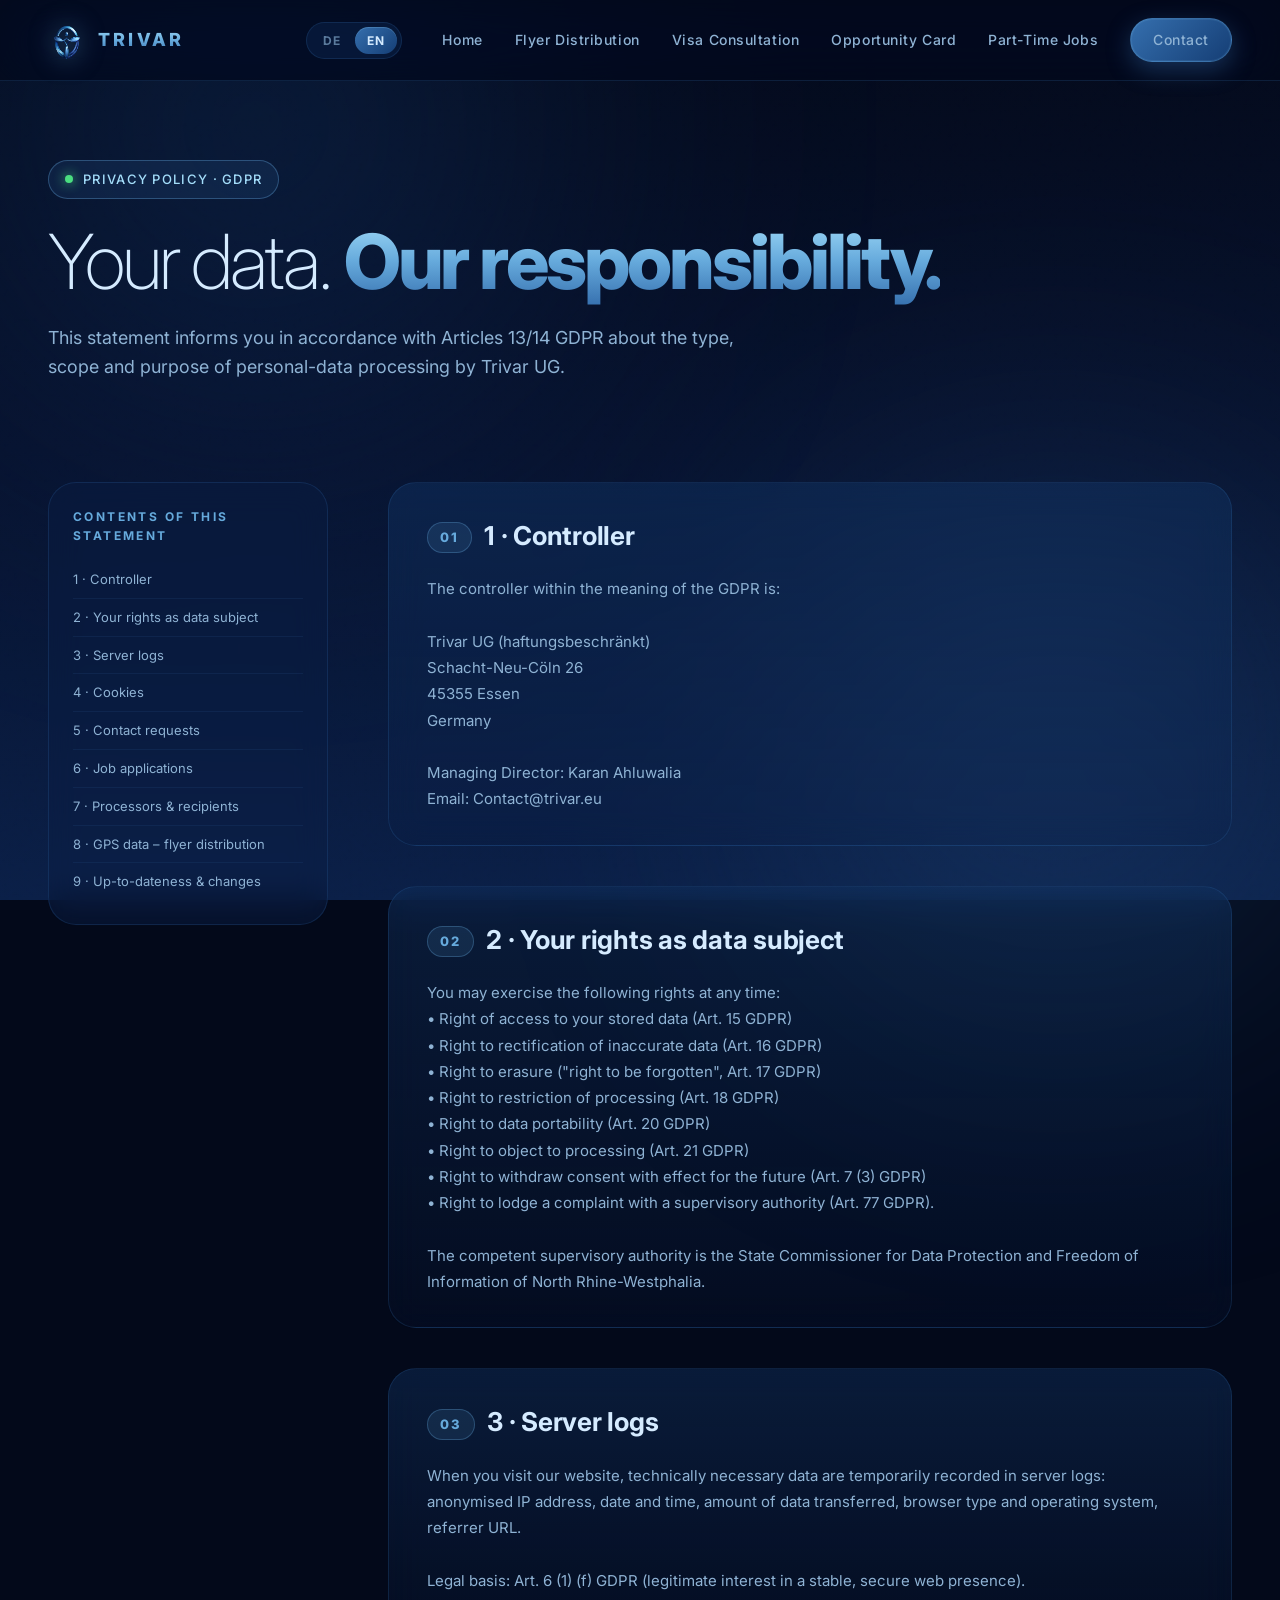
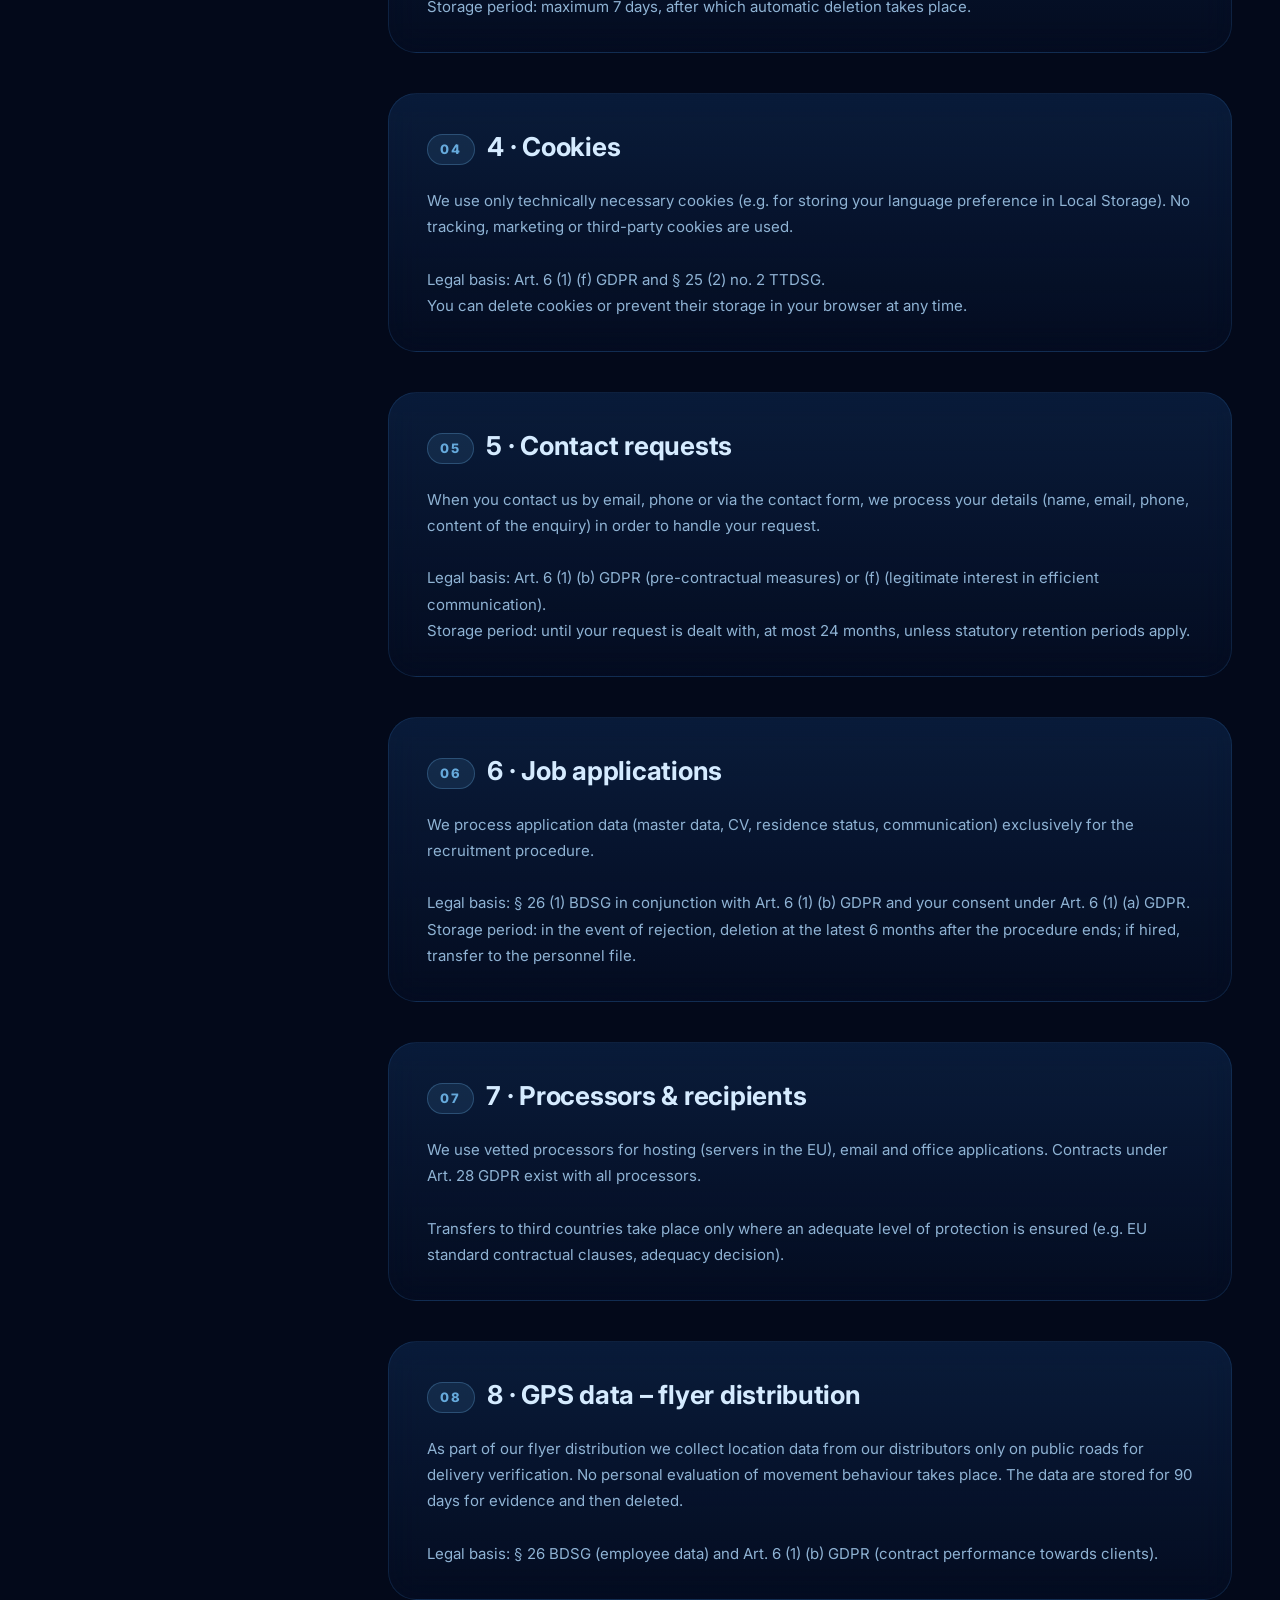
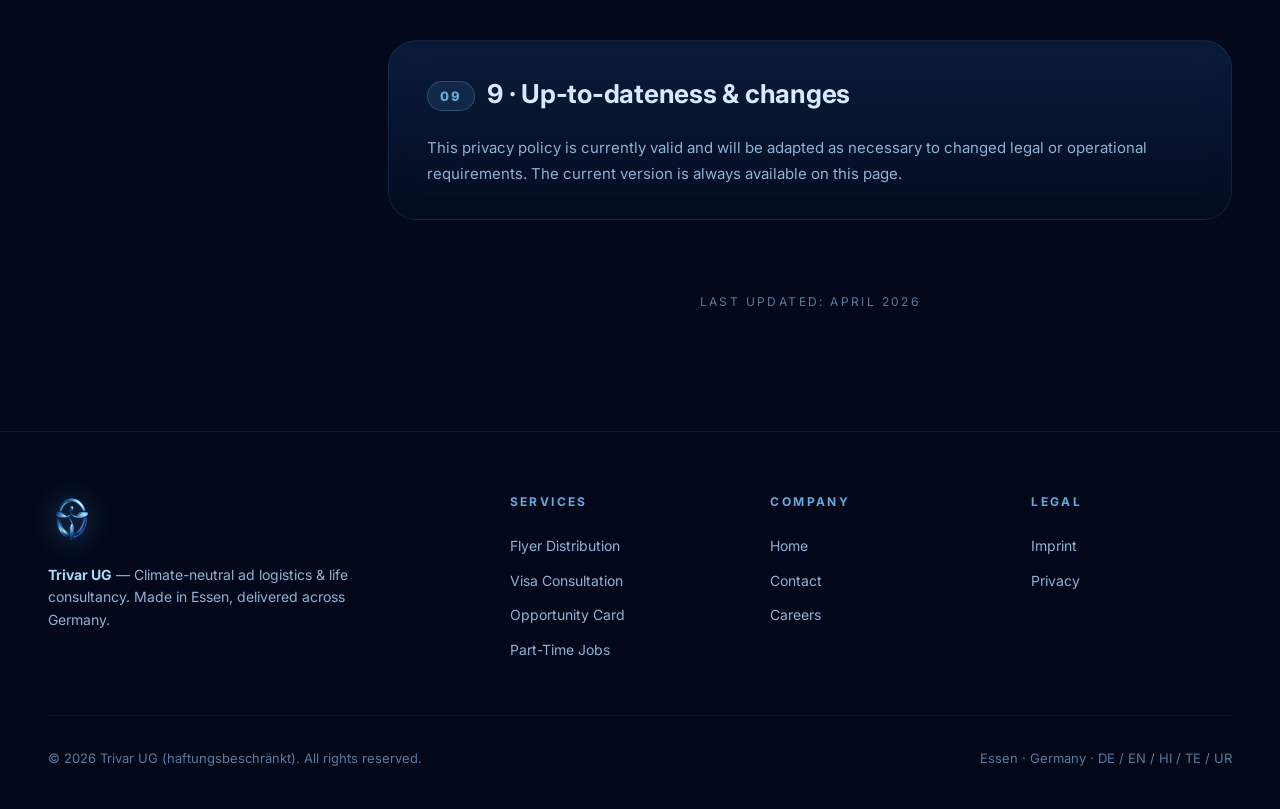
<file: datenschutz.html>
<!DOCTYPE html>
<html lang="de">
<head>
<meta charset="UTF-8" />
<meta name="viewport" content="width=device-width, initial-scale=1.0" />
<title>Trivar — Datenschutzerklärung (DSGVO)</title>
<link rel="icon" type="image/png" href="trivar-icon.png" />
<link rel="preconnect" href="https://fonts.googleapis.com" />
<link rel="preconnect" href="https://fonts.gstatic.com" crossorigin />
<link href="https://fonts.googleapis.com/css2?family=Inter:wght@200;300;400;500;600;700;800;900&display=swap" rel="stylesheet" />
<link rel="stylesheet" href="styles.css">
<style>
  .legal-hero { padding: 160px 0 60px; }
  .legal-hero .eyebrow { margin-bottom: 24px; }
  .legal-hero h1 { font-size: clamp(40px, 6vw, 76px); font-weight: 200; line-height: 1.02; letter-spacing: -0.04em; margin-bottom: 24px; color: var(--txt-hi); }
  .legal-hero h1 b { font-weight: 800; background: var(--grad-text); -webkit-background-clip: text; background-clip: text; color: transparent; }
  .legal-hero .lede { font-size: clamp(16px, 1.4vw, 19px); color: var(--txt-md); max-width: 720px; }

  .legal-body { padding: 40px 0 120px; }
  .legal-grid { display: grid; grid-template-columns: 280px 1fr; gap: 60px; align-items: start; }
  @media (max-width: 920px) { .legal-grid { grid-template-columns: 1fr; gap: 24px; } }

  .legal-toc {
    position: sticky; top: 100px;
    padding: 24px; border-radius: var(--radius-l);
    background: rgba(10, 31, 71, 0.4);
    border: 1px solid var(--line);
    backdrop-filter: blur(16px);
  }
  @media (max-width: 920px) { .legal-toc { position: static; } }
  .legal-toc h4 { font-size: 12px; letter-spacing: 0.2em; text-transform: uppercase; color: var(--bright); font-weight: 700; margin-bottom: 16px; }
  .legal-toc ol { list-style: none; }
  .legal-toc li { padding: 8px 0; border-bottom: 1px solid var(--line-lt); }
  .legal-toc li:last-child { border-bottom: none; }
  .legal-toc a { color: var(--txt-md); text-decoration: none; font-size: 13px; transition: color 0.2s; display: block; }
  .legal-toc a:hover { color: var(--cyan); }

  .legal-content { display: flex; flex-direction: column; gap: 40px; }
  .legal-section {
    padding: 32px clamp(24px, 3vw, 40px);
    border-radius: var(--radius-l);
    background: var(--grad-card);
    border: 1px solid var(--line);
    backdrop-filter: blur(16px);
  }
  .legal-section h2 {
    font-size: clamp(20px, 2.4vw, 26px);
    font-weight: 700; color: var(--txt-hi);
    margin-bottom: 20px; letter-spacing: -0.01em;
  }
  .legal-section h2 .num {
    display: inline-block; margin-right: 12px;
    font-family: 'Inter', monospace; font-weight: 800; font-size: 13px;
    letter-spacing: 0.15em; color: var(--bright);
    padding: 4px 12px; border-radius: 100px;
    background: rgba(102, 170, 220, 0.12);
    border: 1px solid rgba(102, 170, 220, 0.3);
    vertical-align: middle;
  }
  .legal-section .body {
    color: var(--txt-md); font-size: 15px; line-height: 1.75;
    white-space: pre-line;
  }
  .legal-section .body strong { color: var(--cyan); font-weight: 600; }

  .gdpr-rights {
    margin-top: 16px;
    display: grid; gap: 8px;
  }
  .gdpr-rights li {
    list-style: none;
    padding: 10px 16px;
    border-radius: var(--radius-s);
    background: rgba(53, 111, 174, 0.08);
    border-left: 3px solid var(--bright);
    color: var(--txt-md); font-size: 14px;
  }

  .legal-note { margin-top: 32px; text-align: center; font-size: 12px; letter-spacing: 0.2em; text-transform: uppercase; color: var(--txt-lo); }
</style>
</head>
<body>
<div class="mesh-bg"></div><div class="grain"></div>

<nav class="site-nav">
  <div class="inner">
    <a href="index.html" class="nav-brand"><img src="trivar-icon.png" alt="Trivar" /><span class="name">TRIVAR</span></a>
    <button class="nav-burger" aria-label="Menu"><span></span></button>
    <div class="nav-links">
      <div class="lang-toggle"><button data-lang="de">DE</button><button data-lang="en">EN</button></div>
      <a href="index.html" data-i18n="nav.home">Home</a>
      <a href="prospektverteilung.html" data-i18n="nav.prospekt">Prospektverteilung</a>
      <a href="visa-consultation.html" data-i18n="nav.visa">Visa Consultation</a>
      <a href="opportunity-card.html" data-i18n="nav.card">Opportunity Card</a>
      <a href="part-time-jobs.html" data-i18n="nav.jobs">Part-Time Jobs</a>
      <a href="kontakt.html" class="nav-cta" data-i18n="nav.contact">Kontakt</a>
    </div>
  </div>
</nav>

<header class="legal-hero">
  <div class="container">
    <div class="eyebrow fade-1"><span class="pulse"></span><span data-i18n="dp.eyebrow">Datenschutzerklärung · DSGVO</span></div>
    <h1 class="fade-2"><span data-i18n="dp.title.a">Ihre Daten.</span> <b data-i18n="dp.title.b">Unsere Verantwortung.</b></h1>
    <p class="lede fade-3" data-i18n="dp.lede">Diese Erklärung informiert Sie nach Artikel 13/14 DSGVO über Art, Umfang und Zweck der Verarbeitung personenbezogener Daten durch die Trivar UG.</p>
  </div>
</header>

<main class="legal-body">
  <div class="container">
    <div class="legal-grid">
      <aside class="legal-toc reveal">
        <h4 data-i18n="dp.toc">Inhalt dieser Erklärung</h4>
        <ol>
          <li><a href="#s1" data-i18n="dp.s1">1 · Verantwortlicher</a></li>
          <li><a href="#s2" data-i18n="dp.s2">2 · Betroffenenrechte</a></li>
          <li><a href="#s3" data-i18n="dp.s3">3 · Server-Logs</a></li>
          <li><a href="#s4" data-i18n="dp.s4">4 · Cookies</a></li>
          <li><a href="#s5" data-i18n="dp.s5">5 · Kontaktaufnahme</a></li>
          <li><a href="#s6" data-i18n="dp.s6">6 · Bewerbungen</a></li>
          <li><a href="#s7" data-i18n="dp.s7">7 · Auftragsverarbeitung</a></li>
          <li><a href="#s8" data-i18n="dp.s8">8 · GPS-Daten Prospektverteilung</a></li>
          <li><a href="#s9" data-i18n="dp.s9">9 · Aktualität & Änderungen</a></li>
        </ol>
      </aside>

      <div class="legal-content">
        <section id="s1" class="legal-section reveal">
          <h2><span class="num">01</span><span data-i18n="dp.s1">Verantwortlicher</span></h2>
          <div class="body" data-i18n="dp.s1.body">Verantwortlich im Sinne der DSGVO ist:

Trivar UG (haftungsbeschränkt)
Schacht-Neu-Cöln 26
45355 Essen
Deutschland

Geschäftsführer: Karan Ahluwalia
E-Mail: Contact@trivar.eu</div>
        </section>

        <section id="s2" class="legal-section reveal">
          <h2><span class="num">02</span><span data-i18n="dp.s2">Betroffenenrechte</span></h2>
          <div class="body" data-i18n="dp.s2.body">Sie haben jederzeit folgende Rechte:
• Auskunft über Ihre gespeicherten Daten (Art. 15 DSGVO)
• Berichtigung unrichtiger Daten (Art. 16 DSGVO)
• Löschung Ihrer Daten („Recht auf Vergessenwerden", Art. 17 DSGVO)
• Einschränkung der Verarbeitung (Art. 18 DSGVO)
• Datenübertragbarkeit (Art. 20 DSGVO)
• Widerspruch gegen die Verarbeitung (Art. 21 DSGVO)
• Widerruf einer Einwilligung mit Wirkung für die Zukunft (Art. 7 Abs. 3 DSGVO)
• Beschwerde bei einer Aufsichtsbehörde (Art. 77 DSGVO).

Zuständige Aufsichtsbehörde ist die Landesbeauftragte für Datenschutz und Informationsfreiheit Nordrhein-Westfalen.</div>
        </section>

        <section id="s3" class="legal-section reveal">
          <h2><span class="num">03</span><span data-i18n="dp.s3">Server-Logs</span></h2>
          <div class="body" data-i18n="dp.s3.body">Beim Aufruf unserer Website werden technisch notwendige Daten temporär in Server-Logs erfasst: anonymisierte IP-Adresse, Datum und Uhrzeit, übertragene Datenmenge, Browsertyp und Betriebssystem, Referrer-URL.

Rechtsgrundlage: Art. 6 Abs. 1 lit. f DSGVO (berechtigtes Interesse an einem stabilen, sicheren Webauftritt).
Speicherdauer: maximal 7 Tage, danach automatische Löschung.</div>
        </section>

        <section id="s4" class="legal-section reveal">
          <h2><span class="num">04</span><span data-i18n="dp.s4">Cookies</span></h2>
          <div class="body" data-i18n="dp.s4.body">Wir setzen ausschließlich technisch notwendige Cookies ein (z. B. zur Speicherung der Sprachpräferenz im Local Storage). Tracking-, Marketing- oder Drittanbieter-Cookies werden nicht verwendet.

Rechtsgrundlage: Art. 6 Abs. 1 lit. f DSGVO und § 25 Abs. 2 Nr. 2 TTDSG.
Sie können Cookies in Ihrem Browser jederzeit löschen oder deren Speicherung verhindern.</div>
        </section>

        <section id="s5" class="legal-section reveal">
          <h2><span class="num">05</span><span data-i18n="dp.s5">Kontaktaufnahme</span></h2>
          <div class="body" data-i18n="dp.s5.body">Wenn Sie uns per E-Mail, Telefon oder Kontaktformular kontaktieren, verarbeiten wir Ihre Angaben (Name, E-Mail, Telefon, ggf. Inhalt der Anfrage) zur Bearbeitung Ihres Anliegens.

Rechtsgrundlage: Art. 6 Abs. 1 lit. b DSGVO (vorvertragliche Maßnahmen) bzw. lit. f (berechtigtes Interesse an effizienter Kommunikation).
Speicherdauer: bis zur Erledigung der Anfrage, längstens 24 Monate, sofern keine gesetzlichen Aufbewahrungsfristen greifen.</div>
        </section>

        <section id="s6" class="legal-section reveal">
          <h2><span class="num">06</span><span data-i18n="dp.s6">Bewerbungen</span></h2>
          <div class="body" data-i18n="dp.s6.body">Bewerbungsdaten (Stammdaten, Lebenslauf, Aufenthaltsstatus, Kommunikation) verarbeiten wir ausschließlich für das Bewerbungsverfahren.

Rechtsgrundlage: § 26 Abs. 1 BDSG i. V. m. Art. 6 Abs. 1 lit. b DSGVO und Ihre Einwilligung gemäß Art. 6 Abs. 1 lit. a DSGVO.
Speicherdauer: bei Absage Löschung spätestens 6 Monate nach Verfahrensabschluss; bei Einstellung Übernahme in die Personalakte.</div>
        </section>

        <section id="s7" class="legal-section reveal">
          <h2><span class="num">07</span><span data-i18n="dp.s7">Auftragsverarbeitung & Empfänger</span></h2>
          <div class="body" data-i18n="dp.s7.body">Wir setzen geprüfte Auftragsverarbeiter für Hosting (Server in der EU), E-Mail und Office-Anwendungen ein. Mit allen Auftragsverarbeitern bestehen Verträge nach Art. 28 DSGVO.

Eine Übermittlung in Drittländer findet nur statt, wenn ein angemessenes Schutzniveau gewährleistet ist (z. B. EU-Standardvertragsklauseln, Angemessenheitsbeschluss).</div>
        </section>

        <section id="s8" class="legal-section reveal">
          <h2><span class="num">08</span><span data-i18n="dp.s8">GPS-Daten Prospektverteilung</span></h2>
          <div class="body" data-i18n="dp.s8.body">Im Rahmen unserer Prospektverteilung erfassen wir Standortdaten unserer Verteiler:innen ausschließlich auf öffentlichen Verkehrsflächen zum Nachweis der Zustellung. Es findet keine personenbezogene Auswertung des Bewegungsverhaltens statt. Die Daten werden 90 Tage zur Beweissicherung gespeichert und anschließend gelöscht.

Rechtsgrundlage: § 26 BDSG (Beschäftigtendaten) sowie Art. 6 Abs. 1 lit. b DSGVO (Vertragserfüllung gegenüber Auftraggebern).</div>
        </section>

        <section id="s9" class="legal-section reveal">
          <h2><span class="num">09</span><span data-i18n="dp.s9">Aktualität & Änderungen</span></h2>
          <div class="body" data-i18n="dp.s9.body">Diese Datenschutzerklärung ist aktuell gültig und wird bei Bedarf an geänderte gesetzliche oder betriebliche Anforderungen angepasst. Die jeweils aktuelle Version finden Sie stets auf dieser Seite.</div>
        </section>

        <p class="legal-note" data-i18n="dp.note">Stand: April 2026</p>
      </div>
    </div>
  </div>
</main>

<footer class="site-footer">
  <div class="container">
    <div class="footer-grid">
      <div class="footer-brand"><img src="trivar-icon.png" alt="Trivar" /><p><strong style="color:var(--cyan);">Trivar UG</strong> — <span data-i18n="foot.brand">Klimaneutrale Werbelogistik & Lebensberatung. Made in Essen, geliefert in ganz Deutschland.</span></p></div>
      <div class="footer-col"><h5 data-i18n="foot.col1">Services</h5><a href="prospektverteilung.html" data-i18n="nav.prospekt">Prospektverteilung</a><a href="visa-consultation.html" data-i18n="nav.visa">Visa Consultation</a><a href="opportunity-card.html" data-i18n="nav.card">Opportunity Card</a><a href="part-time-jobs.html" data-i18n="nav.jobs">Part-Time Jobs</a></div>
      <div class="footer-col"><h5 data-i18n="foot.col2">Unternehmen</h5><a href="index.html" data-i18n="nav.home">Home</a><a href="kontakt.html" data-i18n="foot.col2.contact">Kontakt</a><a href="karriere.html" data-i18n="foot.col2.careers">Karriere</a></div>
      <div class="footer-col"><h5 data-i18n="foot.col3">Rechtliches</h5><a href="impressum.html" data-i18n="foot.col3.imp">Impressum</a><a href="datenschutz.html" data-i18n="foot.col3.privacy">Datenschutz</a></div>
    </div>
    <div class="footer-bottom"><span data-i18n="foot.copyright">© 2026 Trivar UG (haftungsbeschränkt). Alle Rechte vorbehalten.</span><span data-i18n="foot.bottom">Essen · Deutschland · DE / EN / HI / TE / UR</span></div>
  </div>
</footer>

<script src="i18n.js"></script>
<script>
/* TRIVAR — shared interactions */

// Scroll reveal
const io = new IntersectionObserver((entries) => {
  entries.forEach((e) => {
    if (e.isIntersecting) {
      e.target.classList.add('in');
      io.unobserve(e.target);
    }
  });
}, { threshold: 0.12, rootMargin: '0px 0px -60px 0px' });
document.querySelectorAll('.reveal').forEach((el) => io.observe(el));

// Mouse-follow glow on glass cards
document.querySelectorAll('.glass-card').forEach((card) => {
  card.addEventListener('mousemove', (e) => {
    const rect = card.getBoundingClientRect();
    const mx = ((e.clientX - rect.left) / rect.width) * 100;
    const my = ((e.clientY - rect.top) / rect.height) * 100;
    card.style.setProperty('--mx', mx + '%');
    card.style.setProperty('--my', my + '%');
  });
});

// Mobile burger menu
const burger = document.querySelector('.nav-burger');
const navLinks = document.querySelector('.nav-links');
if (burger && navLinks) {
  burger.addEventListener('click', () => {
    burger.classList.toggle('open');
    navLinks.classList.toggle('open');
  });
  navLinks.querySelectorAll('a:not(.nav-cta)').forEach(a => {
    a.addEventListener('click', () => {
      burger.classList.remove('open');
      navLinks.classList.remove('open');
    });
  });
}

</script>
<script src="scripts.js"></script>
</body>
</html>
</file>
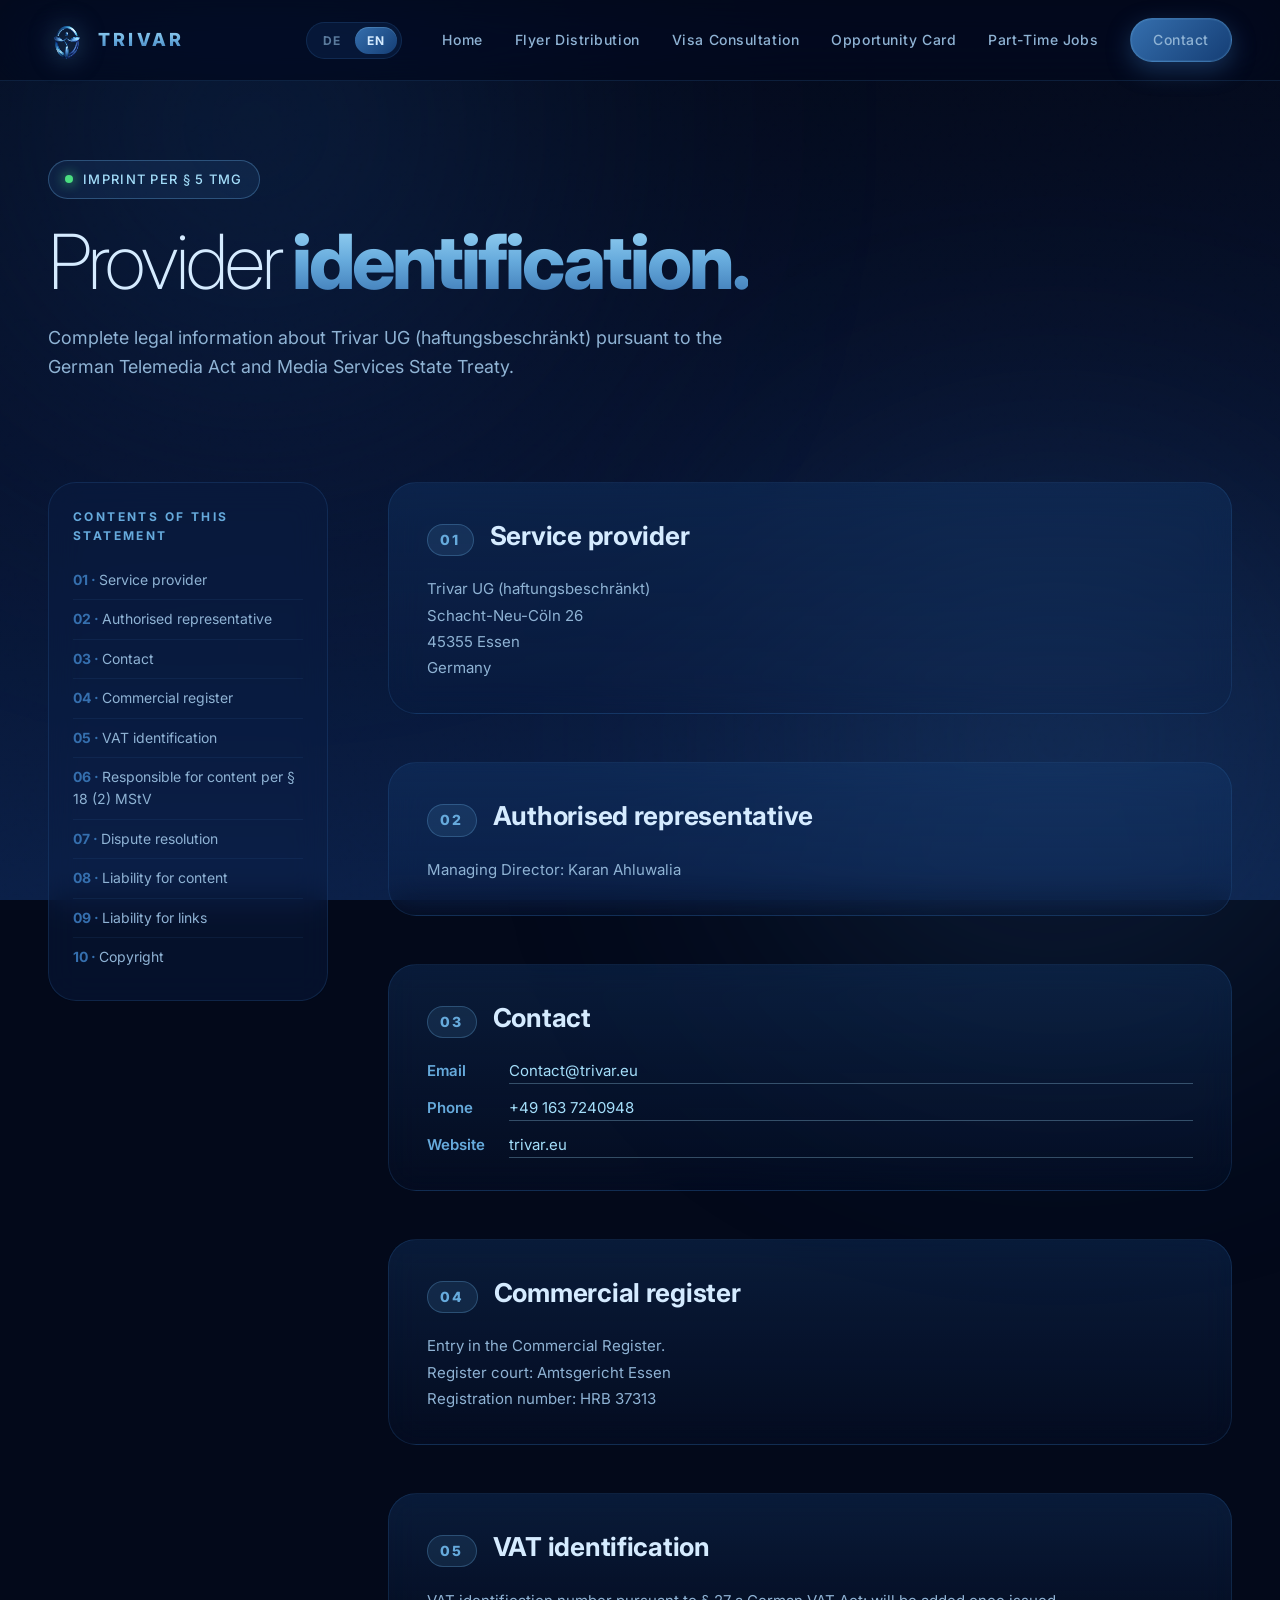
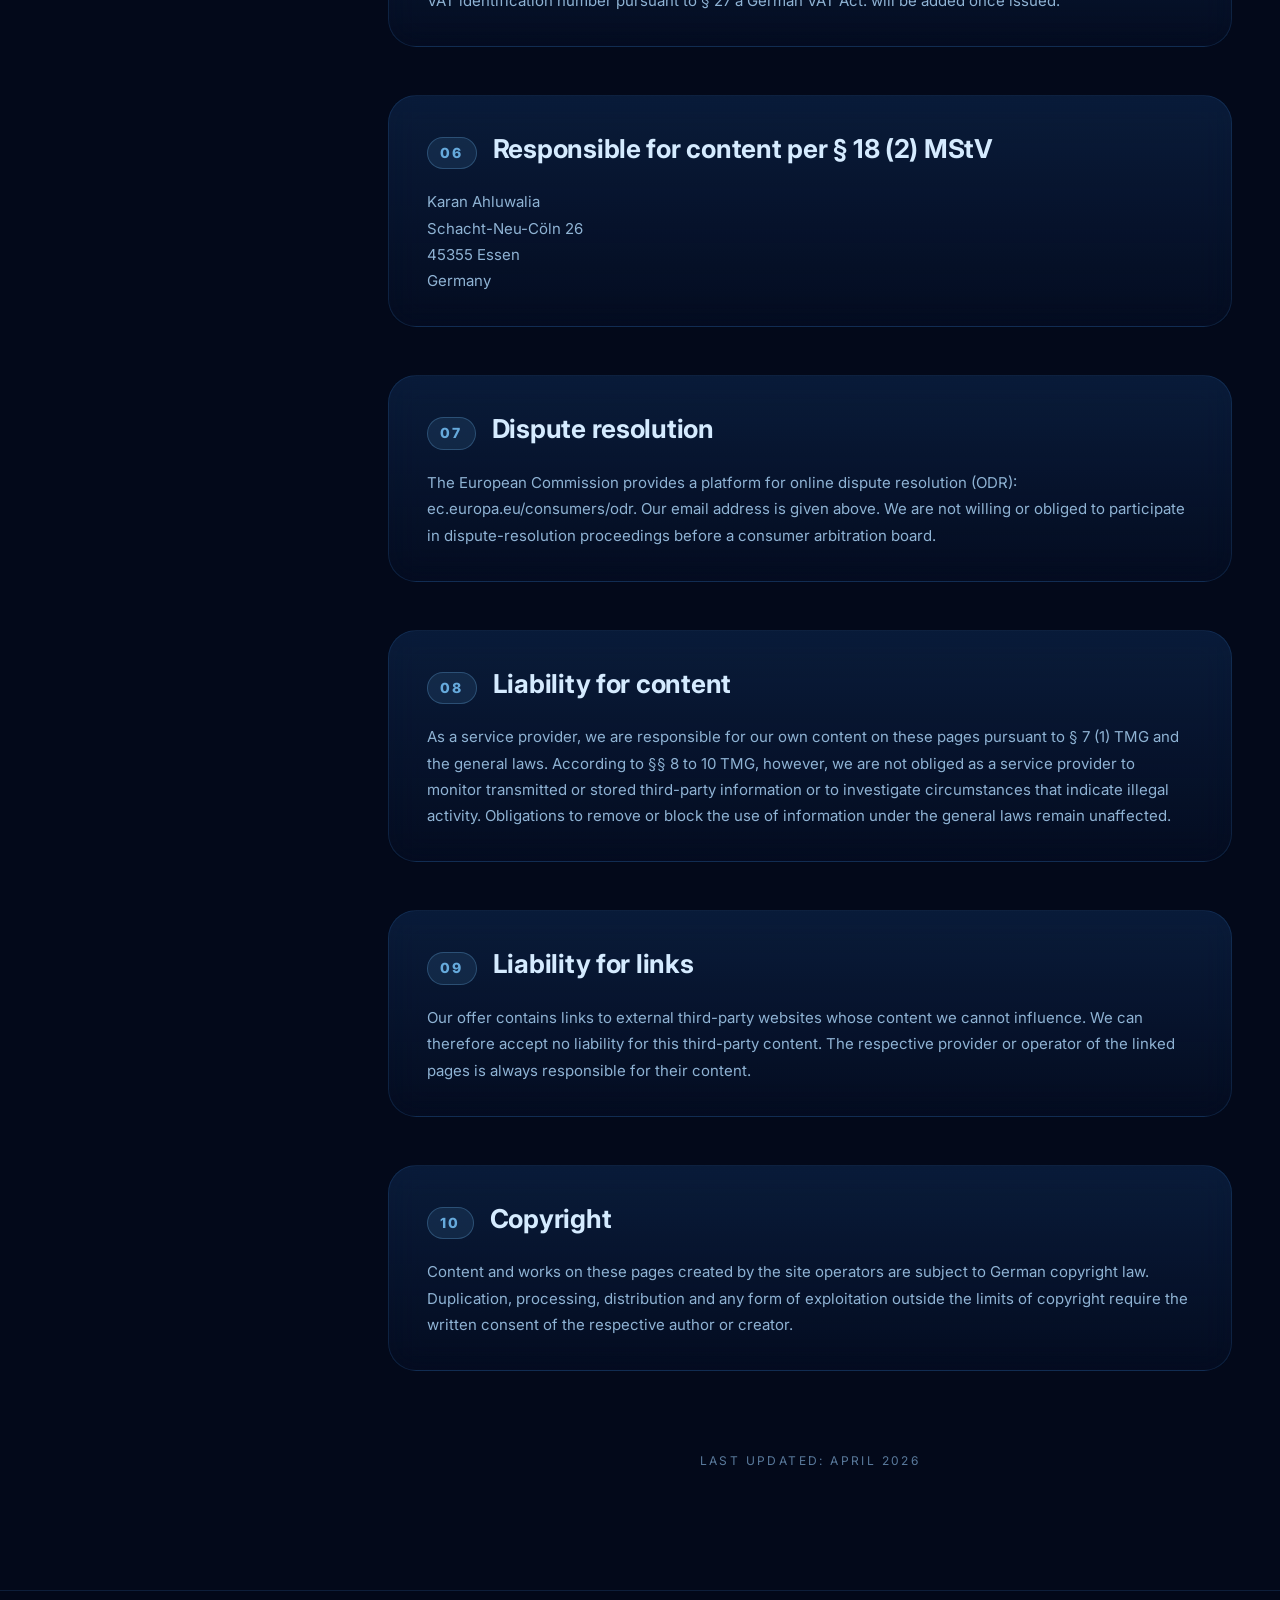
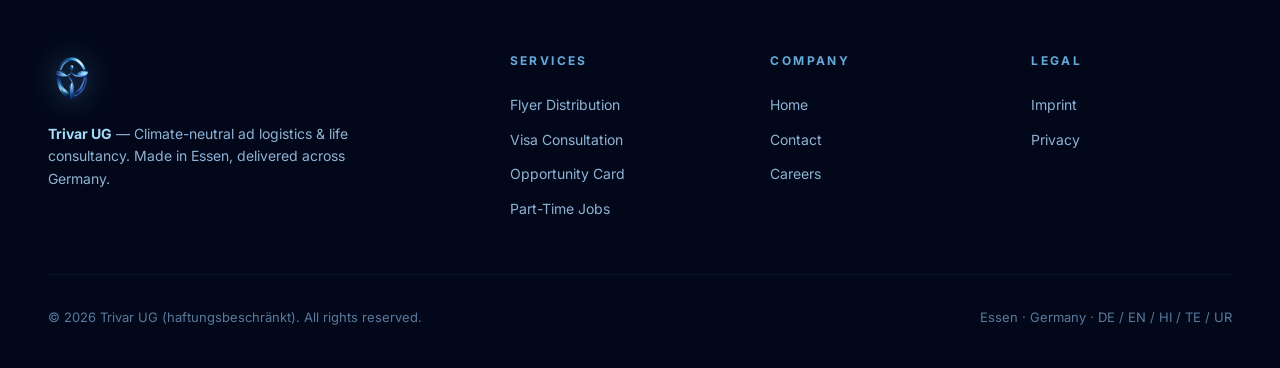
<file: impressum.html>
<!DOCTYPE html>
<html lang="de">
<head>
<meta charset="UTF-8" />
<meta name="viewport" content="width=device-width, initial-scale=1.0" />
<title>Trivar — Impressum</title>
<link rel="icon" type="image/png" href="trivar-icon.png" />
<link rel="preconnect" href="https://fonts.googleapis.com" />
<link rel="preconnect" href="https://fonts.gstatic.com" crossorigin />
<link href="https://fonts.googleapis.com/css2?family=Inter:wght@200;300;400;500;600;700;800;900&display=swap" rel="stylesheet" />
<link rel="stylesheet" href="styles.css">
<style>
  .legal-hero { padding: 160px 0 60px; }
  .legal-hero .eyebrow { margin-bottom: 24px; }
  .legal-hero h1 { font-size: clamp(40px, 6vw, 76px); font-weight: 200; line-height: 1.02; letter-spacing: -0.04em; margin-bottom: 24px; color: var(--txt-hi); }
  .legal-hero h1 b { font-weight: 800; background: var(--grad-text); -webkit-background-clip: text; background-clip: text; color: transparent; }
  .legal-hero .lede { font-size: clamp(16px, 1.4vw, 19px); color: var(--txt-md); max-width: 720px; }

  .legal-body { padding: 40px 0 120px; }
  .legal-grid { display: grid; grid-template-columns: 280px 1fr; gap: 60px; align-items: start; }
  @media (max-width: 920px) { .legal-grid { grid-template-columns: 1fr; gap: 24px; } }

  .legal-toc {
    position: sticky; top: 100px;
    padding: 24px; border-radius: var(--radius-l);
    background: rgba(10, 31, 71, 0.4);
    border: 1px solid var(--line);
    backdrop-filter: blur(16px);
  }
  @media (max-width: 920px) { .legal-toc { position: static; } }
  .legal-toc h4 { font-size: 12px; letter-spacing: 0.2em; text-transform: uppercase; color: var(--bright); font-weight: 700; margin-bottom: 16px; }
  .legal-toc ol { list-style: none; counter-reset: toc; }
  .legal-toc li { counter-increment: toc; padding: 8px 0; border-bottom: 1px solid var(--line-lt); }
  .legal-toc li:last-child { border-bottom: none; }
  .legal-toc a { color: var(--txt-md); text-decoration: none; font-size: 14px; transition: color 0.2s; display: block; }
  .legal-toc a::before { content: counter(toc, decimal-leading-zero) " · "; color: var(--chrome); font-weight: 700; }
  .legal-toc a:hover { color: var(--cyan); }

  .legal-content { display: flex; flex-direction: column; gap: 48px; }
  .legal-section { padding: 32px clamp(24px, 3vw, 40px); border-radius: var(--radius-l); background: var(--grad-card); border: 1px solid var(--line); backdrop-filter: blur(16px); }
  .legal-section h2 { font-size: clamp(20px, 2.4vw, 26px); font-weight: 700; color: var(--txt-hi); margin-bottom: 20px; letter-spacing: -0.01em; display: flex; align-items: baseline; gap: 16px; }
  .legal-section h2 .num { font-family: 'Inter', monospace; font-weight: 800; font-size: 14px; letter-spacing: 0.15em; color: var(--bright); padding: 4px 12px; border-radius: 100px; background: rgba(102, 170, 220, 0.12); border: 1px solid rgba(102, 170, 220, 0.3); }
  .legal-section .body { color: var(--txt-md); font-size: 15px; line-height: 1.75; white-space: pre-line; }
  .legal-section .body strong { color: var(--cyan); font-weight: 600; }
  .legal-section .body a { color: var(--bright); text-decoration: none; border-bottom: 1px solid rgba(102, 170, 220, 0.3); transition: all 0.2s; }
  .legal-section .body a:hover { color: var(--cyan); border-color: var(--cyan); }

  .contact-block { display: grid; grid-template-columns: auto 1fr; gap: 12px 24px; margin-top: 16px; font-size: 15px; color: var(--txt-md); }
  .contact-block .lbl { color: var(--bright); font-weight: 600; }
  .contact-block a { color: var(--cyan); text-decoration: none; border-bottom: 1px solid rgba(164, 222, 250, 0.3); }

  .legal-note { margin-top: 32px; text-align: center; font-size: 12px; letter-spacing: 0.2em; text-transform: uppercase; color: var(--txt-lo); }
</style>
</head>
<body>
<div class="mesh-bg"></div><div class="grain"></div>

<nav class="site-nav">
  <div class="inner">
    <a href="index.html" class="nav-brand"><img src="trivar-icon.png" alt="Trivar" /><span class="name">TRIVAR</span></a>
    <button class="nav-burger" aria-label="Menu"><span></span></button>
    <div class="nav-links">
      <div class="lang-toggle"><button data-lang="de">DE</button><button data-lang="en">EN</button></div>
      <a href="index.html" data-i18n="nav.home">Home</a>
      <a href="prospektverteilung.html" data-i18n="nav.prospekt">Prospektverteilung</a>
      <a href="visa-consultation.html" data-i18n="nav.visa">Visa Consultation</a>
      <a href="opportunity-card.html" data-i18n="nav.card">Opportunity Card</a>
      <a href="part-time-jobs.html" data-i18n="nav.jobs">Part-Time Jobs</a>
      <a href="kontakt.html" class="nav-cta" data-i18n="nav.contact">Kontakt</a>
    </div>
  </div>
</nav>

<header class="legal-hero">
  <div class="container">
    <div class="eyebrow fade-1"><span class="pulse"></span><span data-i18n="imp.eyebrow">Impressum nach § 5 TMG</span></div>
    <h1 class="fade-2"><span data-i18n="imp.title.a">Anbieter-</span><b data-i18n="imp.title.b">kennzeichnung.</b></h1>
    <p class="lede fade-3" data-i18n="imp.lede">Vollständige rechtliche Informationen über die Trivar UG (haftungsbeschränkt) gemäß deutschem Telemediengesetz und Mediendienste-Staatsvertrag.</p>
  </div>
</header>

<main class="legal-body">
  <div class="container">
    <div class="legal-grid">
      <aside class="legal-toc reveal">
        <h4 data-i18n="dp.toc">Inhalt dieser Erklärung</h4>
        <ol>
          <li><a href="#s1" data-i18n="imp.s1">Diensteanbieter</a></li>
          <li><a href="#s2" data-i18n="imp.s2">Vertretungsberechtigt</a></li>
          <li><a href="#s3" data-i18n="imp.s3">Kontakt</a></li>
          <li><a href="#s4" data-i18n="imp.s4">Registereintrag</a></li>
          <li><a href="#s5" data-i18n="imp.s5">Umsatzsteuer-ID</a></li>
          <li><a href="#s6" data-i18n="imp.s6">Verantwortlich für den Inhalt nach § 18 Abs. 2 MStV</a></li>
          <li><a href="#s7" data-i18n="imp.s7">Streitbeilegung</a></li>
          <li><a href="#s8" data-i18n="imp.s8">Haftung für Inhalte</a></li>
          <li><a href="#s9" data-i18n="imp.s9">Haftung für Links</a></li>
          <li><a href="#s10" data-i18n="imp.s10">Urheberrecht</a></li>
        </ol>
      </aside>

      <div class="legal-content">
        <section id="s1" class="legal-section reveal">
          <h2><span class="num">01</span><span data-i18n="imp.s1">Diensteanbieter</span></h2>
          <div class="body" data-i18n="imp.s1.body">Trivar UG (haftungsbeschränkt)
Schacht-Neu-Cöln 26
45355 Essen
Deutschland</div>
        </section>

        <section id="s2" class="legal-section reveal">
          <h2><span class="num">02</span><span data-i18n="imp.s2">Vertretungsberechtigt</span></h2>
          <div class="body" data-i18n="imp.s2.body">Geschäftsführer: Karan Ahluwalia</div>
        </section>

        <section id="s3" class="legal-section reveal">
          <h2><span class="num">03</span><span data-i18n="imp.s3">Kontakt</span></h2>
          <div class="contact-block">
            <span class="lbl" data-i18n="imp.s3.email">E-Mail</span><a href="mailto:Contact@trivar.eu">Contact@trivar.eu</a>
            <span class="lbl" data-i18n="imp.s3.phone">Telefon</span><a href="tel:+491637240948">+49 163 7240948</a>
            <span class="lbl" data-i18n="imp.s3.web">Website</span><a href="https://trivar.eu">trivar.eu</a>
          </div>
        </section>

        <section id="s4" class="legal-section reveal">
          <h2><span class="num">04</span><span data-i18n="imp.s4">Registereintrag</span></h2>
          <div class="body" data-i18n="imp.s4.body">Eintragung im Handelsregister.
Registergericht: Amtsgericht Essen
Registernummer: HRB 37313</div>
        </section>

        <section id="s5" class="legal-section reveal">
          <h2><span class="num">05</span><span data-i18n="imp.s5">Umsatzsteuer-ID</span></h2>
          <div class="body" data-i18n="imp.s5.body">Umsatzsteuer-Identifikationsnummer gemäß § 27 a Umsatzsteuergesetz: wird nach Erteilung ergänzt.</div>
        </section>

        <section id="s6" class="legal-section reveal">
          <h2><span class="num">06</span><span data-i18n="imp.s6">Verantwortlich für den Inhalt nach § 18 Abs. 2 MStV</span></h2>
          <div class="body" data-i18n="imp.s6.body">Karan Ahluwalia
Schacht-Neu-Cöln 26
45355 Essen
Deutschland</div>
        </section>

        <section id="s7" class="legal-section reveal">
          <h2><span class="num">07</span><span data-i18n="imp.s7">Streitbeilegung</span></h2>
          <div class="body" data-i18n="imp.s7.body">Die Europäische Kommission stellt eine Plattform zur Online-Streitbeilegung (OS) bereit: ec.europa.eu/consumers/odr. Unsere E-Mail-Adresse finden Sie oben in diesem Impressum. Wir sind nicht bereit oder verpflichtet, an Streitbeilegungsverfahren vor einer Verbraucherschlichtungsstelle teilzunehmen.</div>
        </section>

        <section id="s8" class="legal-section reveal">
          <h2><span class="num">08</span><span data-i18n="imp.s8">Haftung für Inhalte</span></h2>
          <div class="body" data-i18n="imp.s8.body">Als Diensteanbieter sind wir gemäß § 7 Abs. 1 TMG für eigene Inhalte auf diesen Seiten nach den allgemeinen Gesetzen verantwortlich. Nach §§ 8 bis 10 TMG sind wir als Diensteanbieter jedoch nicht verpflichtet, übermittelte oder gespeicherte fremde Informationen zu überwachen oder nach Umständen zu forschen, die auf eine rechtswidrige Tätigkeit hinweisen.</div>
        </section>

        <section id="s9" class="legal-section reveal">
          <h2><span class="num">09</span><span data-i18n="imp.s9">Haftung für Links</span></h2>
          <div class="body" data-i18n="imp.s9.body">Unser Angebot enthält Links zu externen Websites Dritter, auf deren Inhalte wir keinen Einfluss haben. Deshalb können wir für diese fremden Inhalte auch keine Gewähr übernehmen. Für die Inhalte der verlinkten Seiten ist stets der jeweilige Anbieter oder Betreiber der Seiten verantwortlich.</div>
        </section>

        <section id="s10" class="legal-section reveal">
          <h2><span class="num">10</span><span data-i18n="imp.s10">Urheberrecht</span></h2>
          <div class="body" data-i18n="imp.s10.body">Die durch die Seitenbetreiber erstellten Inhalte und Werke auf diesen Seiten unterliegen dem deutschen Urheberrecht. Die Vervielfältigung, Bearbeitung, Verbreitung und jede Art der Verwertung außerhalb der Grenzen des Urheberrechts bedürfen der schriftlichen Zustimmung des jeweiligen Autors bzw. Erstellers.</div>
        </section>

        <p class="legal-note" data-i18n="imp.note">Stand: April 2026</p>
      </div>
    </div>
  </div>
</main>

<footer class="site-footer">
  <div class="container">
    <div class="footer-grid">
      <div class="footer-brand"><img src="trivar-icon.png" alt="Trivar" /><p><strong style="color:var(--cyan);">Trivar UG</strong> — <span data-i18n="foot.brand">Klimaneutrale Werbelogistik & Lebensberatung. Made in Essen, geliefert in ganz Deutschland.</span></p></div>
      <div class="footer-col"><h5 data-i18n="foot.col1">Services</h5><a href="prospektverteilung.html" data-i18n="nav.prospekt">Prospektverteilung</a><a href="visa-consultation.html" data-i18n="nav.visa">Visa Consultation</a><a href="opportunity-card.html" data-i18n="nav.card">Opportunity Card</a><a href="part-time-jobs.html" data-i18n="nav.jobs">Part-Time Jobs</a></div>
      <div class="footer-col"><h5 data-i18n="foot.col2">Unternehmen</h5><a href="index.html" data-i18n="nav.home">Home</a><a href="kontakt.html" data-i18n="foot.col2.contact">Kontakt</a><a href="karriere.html" data-i18n="foot.col2.careers">Karriere</a></div>
      <div class="footer-col"><h5 data-i18n="foot.col3">Rechtliches</h5><a href="impressum.html" data-i18n="foot.col3.imp">Impressum</a><a href="datenschutz.html" data-i18n="foot.col3.privacy">Datenschutz</a></div>
    </div>
    <div class="footer-bottom"><span data-i18n="foot.copyright">© 2026 Trivar UG (haftungsbeschränkt). Alle Rechte vorbehalten.</span><span data-i18n="foot.bottom">Essen · Deutschland · DE / EN / HI / TE / UR</span></div>
  </div>
</footer>

<script src="i18n.js"></script>
<script>
/* TRIVAR — shared interactions */

// Scroll reveal
const io = new IntersectionObserver((entries) => {
  entries.forEach((e) => {
    if (e.isIntersecting) {
      e.target.classList.add('in');
      io.unobserve(e.target);
    }
  });
}, { threshold: 0.12, rootMargin: '0px 0px -60px 0px' });
document.querySelectorAll('.reveal').forEach((el) => io.observe(el));

// Mouse-follow glow on glass cards
document.querySelectorAll('.glass-card').forEach((card) => {
  card.addEventListener('mousemove', (e) => {
    const rect = card.getBoundingClientRect();
    const mx = ((e.clientX - rect.left) / rect.width) * 100;
    const my = ((e.clientY - rect.top) / rect.height) * 100;
    card.style.setProperty('--mx', mx + '%');
    card.style.setProperty('--my', my + '%');
  });
});

// Mobile burger menu
const burger = document.querySelector('.nav-burger');
const navLinks = document.querySelector('.nav-links');
if (burger && navLinks) {
  burger.addEventListener('click', () => {
    burger.classList.toggle('open');
    navLinks.classList.toggle('open');
  });
  navLinks.querySelectorAll('a:not(.nav-cta)').forEach(a => {
    a.addEventListener('click', () => {
      burger.classList.remove('open');
      navLinks.classList.remove('open');
    });
  });
}

</script>
<script src="scripts.js"></script>
</body>
</html>
</file>
<file: styles.css>
/* ===========================================================
   TRIVAR — Design system v2
   Palette sampled directly from the logo:
   #06112d (deep base) → #153e75 (steel) → #356fae (mid chrome)
   → #66aadc (bright chrome) → #a4defa (cyan highlight)
   =========================================================== */

:root {
  /* Logo-derived colors */
  --abyss:    #03091a;   /* deepest base, slightly darker than logo bg */
  --deep:     #06112d;   /* logo background — main canvas */
  --steel-d:  #0a1f47;   /* steel deep */
  --steel:    #153e75;   /* steel core (logo body) */
  --steel-l:  #1f5594;   /* steel light */
  --chrome:   #356fae;   /* mid chrome (the signature metallic) */
  --chrome-l: #5a92cf;   /* chrome lighter */
  --bright:   #66aadc;   /* bright chrome */
  --cyan:     #a4defa;   /* cyan highlight (logo shine) */

  /* Text & UI — kept inside the blue family, no near-white */
  --txt-hi:   #d5ebff;   /* primary text — soft ice */
  --txt-md:   #8fb3d4;   /* secondary text */
  --txt-lo:   #5a7a9c;   /* tertiary / labels */
  --line:     rgba(53, 111, 174, 0.22);
  --line-lt:  rgba(53, 111, 174, 0.12);

  /* Gradients */
  --grad-text:    linear-gradient(180deg, #a4defa 0%, #66aadc 50%, #356fae 100%);
  --grad-hero:    linear-gradient(135deg, #66aadc 0%, #356fae 50%, #153e75 100%);
  --grad-deep:    linear-gradient(180deg, #03091a 0%, #06112d 50%, #0a1f47 100%);
  --grad-chrome:  linear-gradient(135deg, #153e75 0%, #356fae 40%, #66aadc 80%, #a4defa 100%);
  --grad-card:    linear-gradient(180deg, rgba(21, 62, 117, 0.35), rgba(10, 31, 71, 0.15));

  /* Radii */
  --radius-s: 8px;
  --radius-m: 16px;
  --radius-l: 28px;
  --radius-xl: 40px;

  /* Shadows */
  --shadow-glow: 0 0 70px rgba(53, 111, 174, 0.35);
  --shadow-deep: 0 30px 80px -20px rgba(0, 0, 0, 0.85);
  --shadow-card: 0 24px 60px -28px rgba(0, 0, 0, 0.75);
}

* { box-sizing: border-box; margin: 0; padding: 0; }
html { scroll-behavior: smooth; }
body {
  font-family: 'Inter', system-ui, sans-serif;
  background: var(--abyss);
  color: var(--txt-hi);
  overflow-x: hidden;
  line-height: 1.6;
  -webkit-font-smoothing: antialiased;
  text-rendering: optimizeLegibility;
}

/* ============== ATMOSPHERIC BACKGROUND ============== */
.mesh-bg {
  position: fixed; inset: 0; z-index: -2;
  background: var(--grad-deep);
}
.mesh-bg::before, .mesh-bg::after {
  content: ''; position: absolute; border-radius: 50%; filter: blur(140px); opacity: 0.55;
  animation: drift 22s ease-in-out infinite alternate;
}
.mesh-bg::before {
  width: 60vw; height: 60vw;
  background: radial-gradient(circle, var(--steel) 0%, transparent 70%);
  top: -20vw; left: -10vw;
}
.mesh-bg::after {
  width: 55vw; height: 55vw;
  background: radial-gradient(circle, var(--chrome) 0%, transparent 70%);
  bottom: -15vw; right: -10vw;
  opacity: 0.4;
  animation-delay: -10s;
}
@keyframes drift {
  0%   { transform: translate(0,0) scale(1); }
  100% { transform: translate(40px,-30px) scale(1.15); }
}

.grain {
  position: fixed; inset: 0; z-index: -1; pointer-events: none;
  opacity: 0.05; mix-blend-mode: overlay;
  background-image: url("data:image/svg+xml,%3Csvg viewBox='0 0 200 200' xmlns='http://www.w3.org/2000/svg'%3E%3Cfilter id='n'%3E%3CfeTurbulence type='fractalNoise' baseFrequency='0.9'/%3E%3C/filter%3E%3Crect width='100%25' height='100%25' filter='url(%23n)'/%3E%3C/svg%3E");
}

.container { max-width: 1280px; margin: 0 auto; padding: 0 clamp(20px, 4vw, 48px); }

/* ============== NAV ============== */
nav.site-nav {
  position: fixed; top: 0; left: 0; right: 0; z-index: 100;
  backdrop-filter: blur(24px) saturate(180%);
  -webkit-backdrop-filter: blur(24px) saturate(180%);
  background: rgba(3, 9, 26, 0.72);
  border-bottom: 1px solid var(--line);
}
nav.site-nav .inner {
  max-width: 1280px; margin: 0 auto;
  padding: 18px clamp(20px, 4vw, 48px);
  display: flex; align-items: center; justify-content: space-between;
}
.nav-brand {
  display: flex; align-items: center; gap: 12px;
  text-decoration: none;
}
.nav-brand img {
  width: 38px; height: 38px;
  filter: drop-shadow(0 0 12px rgba(102, 170, 220, 0.55));
}
.nav-brand .name {
  font-weight: 800; font-size: 18px; letter-spacing: 0.18em;
  background: var(--grad-text); -webkit-background-clip: text; background-clip: text; color: transparent;
}
.nav-links { display: flex; gap: 32px; align-items: center; }
.nav-links a {
  color: var(--txt-md); text-decoration: none;
  font-size: 14px; font-weight: 500;
  letter-spacing: 0.04em; transition: color 0.2s;
  position: relative;
}
.nav-links a.active { color: var(--cyan); }
.nav-links a:hover { color: var(--bright); }
.nav-links a::after {
  content: ''; position: absolute; left: 0; bottom: -6px;
  height: 1px; width: 0; background: var(--bright);
  transition: width 0.3s ease;
}
.nav-links a:hover::after, .nav-links a.active::after { width: 100%; }

.nav-cta {
  padding: 10px 22px; border-radius: 100px;
  background: linear-gradient(135deg, var(--chrome), var(--steel));
  color: var(--txt-hi); font-weight: 600; font-size: 14px;
  border: 1px solid rgba(102, 170, 220, 0.35);
  box-shadow: 0 0 0 1px rgba(164, 222, 250, 0.08) inset, 0 8px 24px rgba(53, 111, 174, 0.4);
  transition: transform 0.2s, box-shadow 0.2s;
}
.nav-cta::after { display: none; }
.nav-cta:hover {
  transform: translateY(-1px);
  box-shadow: 0 0 0 1px rgba(164, 222, 250, 0.2) inset, 0 12px 32px rgba(53, 111, 174, 0.6);
}

/* Language toggle */
.lang-toggle {
  display: inline-flex; align-items: center; gap: 2px;
  padding: 4px; border-radius: 100px;
  background: rgba(21, 62, 117, 0.25);
  border: 1px solid var(--line);
  margin-right: 8px;
}
.lang-toggle button {
  background: none; border: none; cursor: pointer;
  padding: 6px 12px; border-radius: 100px;
  font-family: inherit; font-size: 12px; font-weight: 700;
  letter-spacing: 0.1em; color: var(--txt-lo);
  transition: all 0.2s;
}
.lang-toggle button:hover { color: var(--bright); }
.lang-toggle button.active {
  background: linear-gradient(135deg, var(--chrome), var(--steel));
  color: var(--txt-hi);
  box-shadow: inset 0 1px 0 rgba(164, 222, 250, 0.2);
}
@media (max-width: 1080px) {
  .lang-toggle { margin: 12px clamp(20px, 4vw, 48px) 0; align-self: flex-start; }
}

/* Mobile burger */
.nav-burger {
  display: none; background: none; border: none; cursor: pointer;
  width: 36px; height: 36px; align-items: center; justify-content: center;
}
.nav-burger span {
  display: block; width: 22px; height: 2px;
  background: var(--bright); border-radius: 2px;
  position: relative; transition: all 0.3s;
}
.nav-burger span::before, .nav-burger span::after {
  content: ''; position: absolute; left: 0;
  width: 22px; height: 2px; background: var(--bright); border-radius: 2px;
  transition: all 0.3s;
}
.nav-burger span::before { top: -7px; }
.nav-burger span::after  { top:  7px; }
.nav-burger.open span { background: transparent; }
.nav-burger.open span::before { top: 0; transform: rotate(45deg); }
.nav-burger.open span::after  { top: 0; transform: rotate(-45deg); }

@media (max-width: 1080px) {
  .nav-burger { display: flex; }
  .nav-links {
    position: fixed; top: 73px; left: 0; right: 0;
    flex-direction: column; gap: 0;
    background: rgba(3, 9, 26, 0.96);
    backdrop-filter: blur(24px); -webkit-backdrop-filter: blur(24px);
    border-bottom: 1px solid var(--line);
    padding: 0; max-height: 0; overflow: hidden;
    transition: max-height 0.4s ease;
  }
  .nav-links.open { max-height: 600px; padding: 24px 0; }
  .nav-links a {
    width: 100%; padding: 14px clamp(20px, 4vw, 48px);
    border-bottom: 1px solid var(--line-lt);
    font-size: 16px;
  }
  .nav-links a::after { display: none; }
  .nav-links .nav-cta {
    margin: 12px clamp(20px, 4vw, 48px);
    width: calc(100% - clamp(40px, 8vw, 96px));
    text-align: center; border-bottom: none;
  }
}

/* ============== TYPOGRAPHY HELPERS ============== */
.eyebrow {
  display: inline-flex; align-items: center; gap: 10px;
  padding: 8px 16px; border-radius: 100px;
  background: rgba(53, 111, 174, 0.15);
  border: 1px solid rgba(102, 170, 220, 0.35);
  font-size: 13px; font-weight: 500; letter-spacing: 0.1em;
  color: var(--cyan); text-transform: uppercase;
}
.eyebrow .pulse {
  width: 8px; height: 8px; border-radius: 50%; background: #4ade80;
  box-shadow: 0 0 12px #4ade80;
  animation: pulse 2s ease-in-out infinite;
}
@keyframes pulse {
  0%, 100% { opacity: 1; transform: scale(1); }
  50%      { opacity: 0.5; transform: scale(1.3); }
}

.section-eyebrow {
  font-size: 12px; letter-spacing: 0.25em; text-transform: uppercase;
  color: var(--bright); font-weight: 600;
  display: flex; align-items: center; gap: 14px;
  margin-bottom: 20px;
}
.section-eyebrow::before {
  content: ''; width: 32px; height: 1px; background: var(--bright);
}
.section-title {
  font-size: clamp(32px, 5vw, 56px);
  font-weight: 200; line-height: 1.05;
  letter-spacing: -0.03em; margin-bottom: 24px;
  max-width: 820px;
  color: var(--txt-hi);
}
.section-title b {
  font-weight: 800;
  background: var(--grad-text); -webkit-background-clip: text; background-clip: text; color: transparent;
}
.section-lede {
  font-size: 18px; color: var(--txt-md);
  max-width: 640px; margin-bottom: 64px;
}

section { padding: 120px 0; position: relative; }

/* ============== BUTTONS ============== */
.btn-primary, .btn-ghost {
  padding: 16px 32px; border-radius: 100px;
  font-weight: 600; font-size: 15px; text-decoration: none; cursor: pointer;
  border: none; display: inline-flex; align-items: center; gap: 10px;
  transition: all 0.3s cubic-bezier(0.4,0,0.2,1);
  letter-spacing: 0.02em;
}
.btn-primary {
  background: linear-gradient(135deg, var(--bright) 0%, var(--chrome) 60%, var(--steel) 100%);
  color: var(--abyss);
  box-shadow: 0 10px 30px -5px rgba(53, 111, 174, 0.6), inset 0 1px 0 rgba(164, 222, 250, 0.45);
  font-weight: 700;
}
.btn-primary:hover {
  transform: translateY(-2px);
  box-shadow: 0 18px 50px -5px rgba(53, 111, 174, 0.8), inset 0 1px 0 rgba(164, 222, 250, 0.55);
}
.btn-ghost {
  background: rgba(53, 111, 174, 0.1);
  color: var(--cyan);
  border: 1px solid rgba(102, 170, 220, 0.3);
  backdrop-filter: blur(10px);
}
.btn-ghost:hover {
  background: rgba(53, 111, 174, 0.18);
  border-color: rgba(102, 170, 220, 0.55);
  color: var(--bright);
}
.cta-row { display: flex; gap: 16px; flex-wrap: wrap; }

/* ============== STATS BAND ============== */
.stats-band {
  margin: 60px 0; padding: 60px clamp(24px, 5vw, 80px);
  border-radius: var(--radius-xl);
  background:
    radial-gradient(circle at 0% 0%, rgba(53, 111, 174, 0.22), transparent 50%),
    radial-gradient(circle at 100% 100%, rgba(102, 170, 220, 0.15), transparent 50%),
    rgba(10, 31, 71, 0.55);
  border: 1px solid var(--line);
  backdrop-filter: blur(20px);
  display: grid; grid-template-columns: repeat(4, 1fr); gap: 40px;
  box-shadow: var(--shadow-card);
}
@media (max-width: 820px) {
  .stats-band { grid-template-columns: repeat(2,1fr); gap: 32px; padding: 40px 24px; }
}
.stat-item { text-align: center; }
.stat-item .big {
  font-size: clamp(36px, 4.5vw, 56px); font-weight: 800;
  background: var(--grad-text); -webkit-background-clip: text; background-clip: text; color: transparent;
  line-height: 1; letter-spacing: -0.02em;
}
.stat-item .label {
  margin-top: 12px; font-size: 13px; letter-spacing: 0.1em;
  text-transform: uppercase; color: var(--txt-lo);
}

/* ============== GLASS CARD ============== */
.glass-card {
  position: relative; padding: 36px 32px;
  border-radius: var(--radius-l);
  background: var(--grad-card);
  border: 1px solid var(--line);
  backdrop-filter: blur(20px);
  overflow: hidden;
  transition: all 0.4s cubic-bezier(0.4,0,0.2,1);
  box-shadow: var(--shadow-card);
}
.glass-card::before {
  content: ''; position: absolute; inset: 0;
  background: radial-gradient(circle at var(--mx,50%) var(--my,0%), rgba(102, 170, 220, 0.18), transparent 50%);
  opacity: 0; transition: opacity 0.3s; pointer-events: none;
}
.glass-card:hover {
  border-color: rgba(102, 170, 220, 0.55);
  transform: translateY(-4px);
  box-shadow: 0 30px 70px -28px rgba(0,0,0,0.85), 0 0 60px -20px rgba(53, 111, 174, 0.4);
}
.glass-card:hover::before { opacity: 1; }

.glass-icon {
  width: 56px; height: 56px; border-radius: var(--radius-m);
  background: linear-gradient(135deg, var(--steel), var(--chrome));
  display: flex; align-items: center; justify-content: center;
  margin-bottom: 24px;
  box-shadow: inset 0 1px 0 rgba(164, 222, 250, 0.3), 0 8px 20px rgba(53, 111, 174, 0.4);
}
.glass-icon svg { width: 28px; height: 28px; stroke: var(--cyan); fill: none; stroke-width: 1.8; }

.glass-card h3 {
  font-size: 22px; font-weight: 700; margin-bottom: 12px;
  color: var(--txt-hi); letter-spacing: -0.01em;
}
.glass-card p { color: var(--txt-md); font-size: 15px; line-height: 1.65; }

/* ============== CHECK LIST ============== */
.check-list { list-style: none; }
.check-list li {
  padding: 8px 0; padding-left: 28px; position: relative;
  font-size: 14px; color: var(--txt-md);
}
.check-list li::before {
  content: ''; position: absolute; left: 0; top: 12px;
  width: 18px; height: 18px;
  background: linear-gradient(135deg, var(--bright), var(--cyan));
  -webkit-mask: url("data:image/svg+xml,%3Csvg viewBox='0 0 24 24' xmlns='http://www.w3.org/2000/svg'%3E%3Cpath d='M5 13l4 4L19 7' fill='none' stroke='black' stroke-width='3' stroke-linecap='round' stroke-linejoin='round'/%3E%3C/svg%3E") no-repeat center/contain;
          mask: url("data:image/svg+xml,%3Csvg viewBox='0 0 24 24' xmlns='http://www.w3.org/2000/svg'%3E%3Cpath d='M5 13l4 4L19 7' fill='none' stroke='black' stroke-width='3' stroke-linecap='round' stroke-linejoin='round'/%3E%3C/svg%3E") no-repeat center/contain;
}

/* ============== FINAL CTA ============== */
.final-cta { padding: 100px 0; text-align: center; }
.final-cta-card {
  padding: 80px clamp(24px, 5vw, 80px); border-radius: var(--radius-xl);
  background:
    radial-gradient(circle at 50% 0%, rgba(102, 170, 220, 0.22), transparent 60%),
    linear-gradient(180deg, rgba(21, 62, 117, 0.22), rgba(3, 9, 26, 0.7));
  border: 1px solid rgba(102, 170, 220, 0.35);
  position: relative; overflow: hidden;
  box-shadow: var(--shadow-card);
}
.final-cta-card::after {
  content: ''; position: absolute; inset: 0;
  background-image: url('trivar-logo.png');
  background-size: 600px; background-repeat: no-repeat; background-position: center;
  opacity: 0.05; pointer-events: none;
}
.final-cta h2 {
  font-size: clamp(36px, 5vw, 64px); font-weight: 200; line-height: 1.05;
  letter-spacing: -0.03em; margin-bottom: 24px; position: relative;
  color: var(--txt-hi);
}
.final-cta h2 b {
  font-weight: 800;
  background: var(--grad-text); -webkit-background-clip: text; background-clip: text; color: transparent;
}
.final-cta p {
  font-size: 18px; color: var(--txt-md);
  max-width: 560px; margin: 0 auto 40px; position: relative;
}
.final-cta .cta-row { justify-content: center; position: relative; }

/* ============== FOOTER ============== */
footer.site-footer {
  padding: 60px 0 40px;
  border-top: 1px solid var(--line);
  background: rgba(3, 9, 26, 0.4);
}
.footer-grid {
  display: grid; grid-template-columns: 2fr 1fr 1fr 1fr; gap: 60px;
  margin-bottom: 48px;
}
@media (max-width: 820px) { .footer-grid { grid-template-columns: 1fr 1fr; gap: 40px; } }
.footer-brand img {
  width: 48px; height: 48px; margin-bottom: 16px;
  filter: drop-shadow(0 0 14px rgba(102, 170, 220, 0.5));
}
.footer-brand p {
  font-size: 14px; color: var(--txt-md);
  max-width: 320px; line-height: 1.6;
}
.footer-brand strong { color: var(--bright); }
.footer-col h5 {
  font-size: 12px; letter-spacing: 0.2em; text-transform: uppercase;
  color: var(--bright); font-weight: 700; margin-bottom: 18px;
}
.footer-col a {
  display: block; padding: 6px 0;
  color: var(--txt-md); text-decoration: none;
  font-size: 14px; transition: color 0.2s;
}
.footer-col a:hover { color: var(--cyan); }
.footer-bottom {
  padding-top: 32px;
  border-top: 1px solid var(--line-lt);
  display: flex; justify-content: space-between; flex-wrap: wrap; gap: 16px;
  font-size: 13px; color: var(--txt-lo);
}

/* ============== REVEAL ============== */
.reveal {
  opacity: 0; transform: translateY(40px);
  transition: all 0.9s cubic-bezier(0.4,0,0.2,1);
}
.reveal.in { opacity: 1; transform: translateY(0); }

/* ============== ANIMATIONS ============== */
@keyframes fadeUp { to { opacity: 1; transform: translateY(0); } from { opacity: 0; transform: translateY(20px); } }
@keyframes fadeIn { to { opacity: 1; } }
.fade-1 { opacity: 0; animation: fadeUp 0.9s ease 0.1s forwards; }
.fade-2 { opacity: 0; animation: fadeUp 0.9s ease 0.25s forwards; }
.fade-3 { opacity: 0; animation: fadeUp 0.9s ease 0.4s forwards; }
.fade-4 { opacity: 0; animation: fadeUp 0.9s ease 0.55s forwards; }
.fade-5 { opacity: 0; animation: fadeUp 0.9s ease 0.7s forwards; }

/* ============== SCROLLBAR ============== */
::-webkit-scrollbar { width: 10px; }
::-webkit-scrollbar-track { background: var(--abyss); }
::-webkit-scrollbar-thumb {
  background: linear-gradient(180deg, var(--chrome), var(--steel));
  border-radius: 100px;
}
::-webkit-scrollbar-thumb:hover { background: linear-gradient(180deg, var(--bright), var(--chrome)); }

/* ============== TEXT SELECTION ============== */
::selection { background: rgba(102, 170, 220, 0.35); color: var(--cyan); }


/* ============================================================
   ROYALTY-FREE IMAGE FRAMES — added April 2026
   Sourced from Pexels (free for commercial use, no attribution)
   ============================================================ */

.media-section {
  padding: 80px 0;
  position: relative;
}

.media-grid {
  display: grid;
  grid-template-columns: 1.05fr 1fr;
  gap: clamp(32px, 5vw, 72px);
  align-items: center;
}
.media-grid.reverse { grid-template-columns: 1fr 1.05fr; }
.media-grid.reverse .media-frame { order: 1; }
.media-grid.reverse .media-text  { order: 2; }
@media (max-width: 880px) {
  .media-grid, .media-grid.reverse { grid-template-columns: 1fr; gap: 32px; }
  .media-grid.reverse .media-frame { order: 0; }
  .media-grid.reverse .media-text  { order: 1; }
}

.media-frame {
  position: relative;
  border-radius: var(--radius-l);
  overflow: hidden;
  border: 1px solid rgba(102, 170, 220, 0.2);
  box-shadow:
    0 28px 60px -28px rgba(53, 111, 174, 0.45),
    inset 0 1px 0 rgba(164, 222, 250, 0.12);
  aspect-ratio: 4/3;
  background: linear-gradient(135deg, rgba(10, 31, 71, 0.4), rgba(53, 111, 174, 0.12));
}
.media-frame img {
  width: 100%; height: 100%;
  object-fit: cover; display: block;
  filter: saturate(0.88) brightness(0.92) contrast(1.02);
  transition: transform 0.8s cubic-bezier(.2,.7,.2,1), filter 0.6s;
}
.media-frame::after {
  content: ""; position: absolute; inset: 0; pointer-events: none;
  background:
    radial-gradient(ellipse at top right, rgba(53, 111, 174, 0.25) 0%, transparent 55%),
    linear-gradient(180deg, transparent 55%, rgba(3, 9, 26, 0.55) 100%);
  mix-blend-mode: multiply;
}
.media-frame::before {
  content: ""; position: absolute; inset: 0; pointer-events: none; z-index: 2;
  border-radius: inherit;
  box-shadow:
    inset 0 0 0 1px rgba(164, 222, 250, 0.18),
    inset 0 0 80px rgba(3, 9, 26, 0.4);
}
.media-frame:hover img { transform: scale(1.04); filter: saturate(1) brightness(1) contrast(1.05); }

.media-text { color: var(--txt-md); }
.media-text .eyebrow { margin-bottom: 16px; }
.media-text h3 {
  font-size: clamp(22px, 2.6vw, 32px);
  font-weight: 700; color: var(--txt-hi);
  letter-spacing: -0.02em; line-height: 1.15;
  margin-bottom: 16px;
}
.media-text h3 b {
  font-weight: 800;
  background: var(--grad-text);
  -webkit-background-clip: text; background-clip: text; color: transparent;
}
.media-text p {
  font-size: 15.5px; line-height: 1.75; color: var(--txt-md);
  margin-bottom: 12px;
}

/* Triple visual band — three images side by side (used on part-time-jobs) */
.media-trio {
  display: grid;
  grid-template-columns: repeat(3, 1fr);
  gap: 16px;
  margin-top: 32px;
}
@media (max-width: 880px) { .media-trio { grid-template-columns: 1fr; } }
.media-trio .media-frame { aspect-ratio: 3/4; }
.media-trio .media-caption {
  position: absolute; left: 16px; bottom: 14px; z-index: 3;
  font-size: 13px; font-weight: 700; color: var(--txt-hi);
  letter-spacing: 0.05em; text-transform: uppercase;
  padding: 6px 12px; border-radius: 100px;
  background: rgba(3, 9, 26, 0.7); backdrop-filter: blur(8px);
  border: 1px solid rgba(164, 222, 250, 0.25);
}

/* Hero-accent image — small floating image next to hero */
.hero-accent-image {
  position: absolute; right: 0; bottom: -40px;
  width: 320px; max-width: 38vw; aspect-ratio: 4/5;
  border-radius: var(--radius-l); overflow: hidden;
  border: 1px solid rgba(102, 170, 220, 0.25);
  box-shadow: 0 40px 80px -30px rgba(0, 0, 0, 0.6);
  z-index: 2;
}
.hero-accent-image img {
  width: 100%; height: 100%; object-fit: cover;
  filter: saturate(0.85) brightness(0.85) contrast(1.05);
}
@media (max-width: 880px) { .hero-accent-image { display: none; } }

/* Wide cinematic banner image — used on contact/Essen */
.banner-image {
  position: relative; width: 100%; aspect-ratio: 21/9;
  border-radius: var(--radius-xl); overflow: hidden;
  border: 1px solid var(--line);
  box-shadow: 0 32px 70px -30px rgba(53, 111, 174, 0.35);
  margin-top: 40px;
}
.banner-image img {
  width: 100%; height: 100%; object-fit: cover; display: block;
  filter: saturate(0.7) brightness(0.7) contrast(1.05) hue-rotate(-8deg);
}
.banner-image::after {
  content: ""; position: absolute; inset: 0;
  background:
    linear-gradient(180deg, rgba(3, 9, 26, 0.0) 50%, rgba(3, 9, 26, 0.85) 100%),
    linear-gradient(90deg, rgba(3, 9, 26, 0.55) 0%, transparent 50%);
  pointer-events: none;
}
.banner-image .caption {
  position: absolute; left: clamp(20px, 4vw, 40px); bottom: clamp(20px, 4vw, 40px);
  color: var(--txt-hi); z-index: 2;
  max-width: 60%;
}
.banner-image .caption .label {
  font-size: 11px; letter-spacing: 0.25em; text-transform: uppercase;
  color: var(--cyan); font-weight: 700; margin-bottom: 8px;
}
.banner-image .caption .title {
  font-size: clamp(20px, 2.6vw, 32px); font-weight: 700;
  letter-spacing: -0.01em;
}


/* ============================================================
   HERO PHOTO — added April 2026
   Photographic hero panel that replaces or layers behind the brand logo
   ============================================================ */

.hero-photo {
  position: absolute; inset: 0;
  border-radius: var(--radius-xl);
  overflow: hidden;
  border: 1px solid rgba(102, 170, 220, 0.25);
  box-shadow:
    0 50px 100px -30px rgba(0, 0, 0, 0.65),
    0 30px 60px -25px rgba(53, 111, 174, 0.4),
    inset 0 1px 0 rgba(164, 222, 250, 0.18);
  z-index: 0;
}
.hero-photo img {
  width: 100%; height: 100%;
  object-fit: cover; display: block;
  filter: saturate(0.7) brightness(0.78) contrast(1.05) hue-rotate(-12deg);
  transform: scale(1.02);
  animation: heroSlowZoom 16s ease-in-out infinite alternate;
}
@keyframes heroSlowZoom {
  0%   { transform: scale(1.02) translateY(0); }
  100% { transform: scale(1.08) translateY(-1.5%); }
}
.hero-photo::after {
  content: ""; position: absolute; inset: 0; pointer-events: none;
  background:
    radial-gradient(ellipse at 30% 0%, rgba(53, 111, 174, 0.4) 0%, transparent 50%),
    radial-gradient(ellipse at 100% 100%, rgba(102, 170, 220, 0.3) 0%, transparent 60%),
    linear-gradient(160deg, rgba(3, 9, 26, 0.55) 0%, transparent 35%, rgba(3, 9, 26, 0.65) 100%);
}
.hero-photo::before {
  content: ""; position: absolute; inset: 0; z-index: 2; pointer-events: none;
  border-radius: inherit;
  box-shadow: inset 0 0 120px rgba(3, 9, 26, 0.55);
}

/* When .hero-visual contains both .hero-photo and .hero-logo:
   the photo sits in the back, the logo floats at center */
.hero-visual:has(.hero-photo) .hero-logo {
  position: absolute;
  inset: 28%;
  z-index: 3;
  filter: drop-shadow(0 12px 30px rgba(0, 0, 0, 0.7))
          drop-shadow(0 0 40px rgba(102, 170, 220, 0.6));
}
.hero-visual:has(.hero-photo) .ring {
  z-index: 2;
  border-color: rgba(164, 222, 250, 0.4);
  box-shadow: 0 0 30px rgba(102, 170, 220, 0.2);
}
</file>
